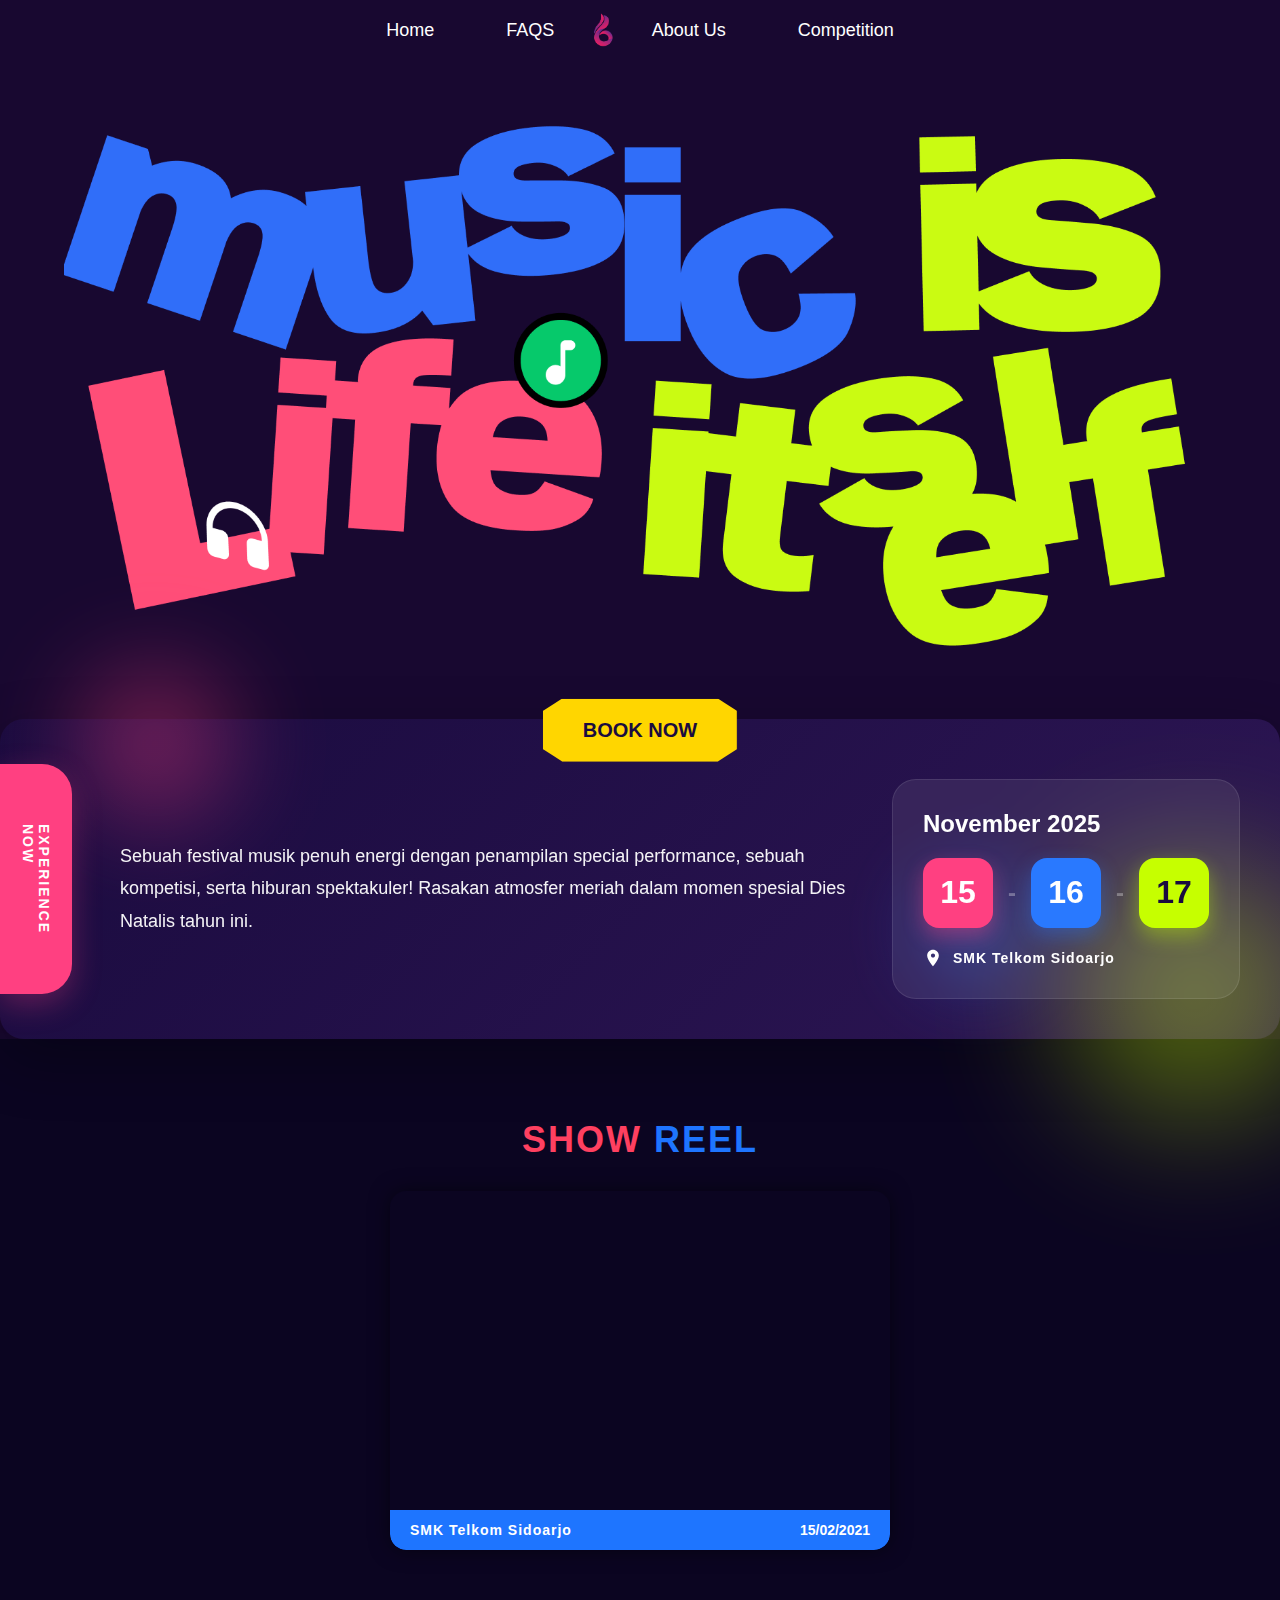
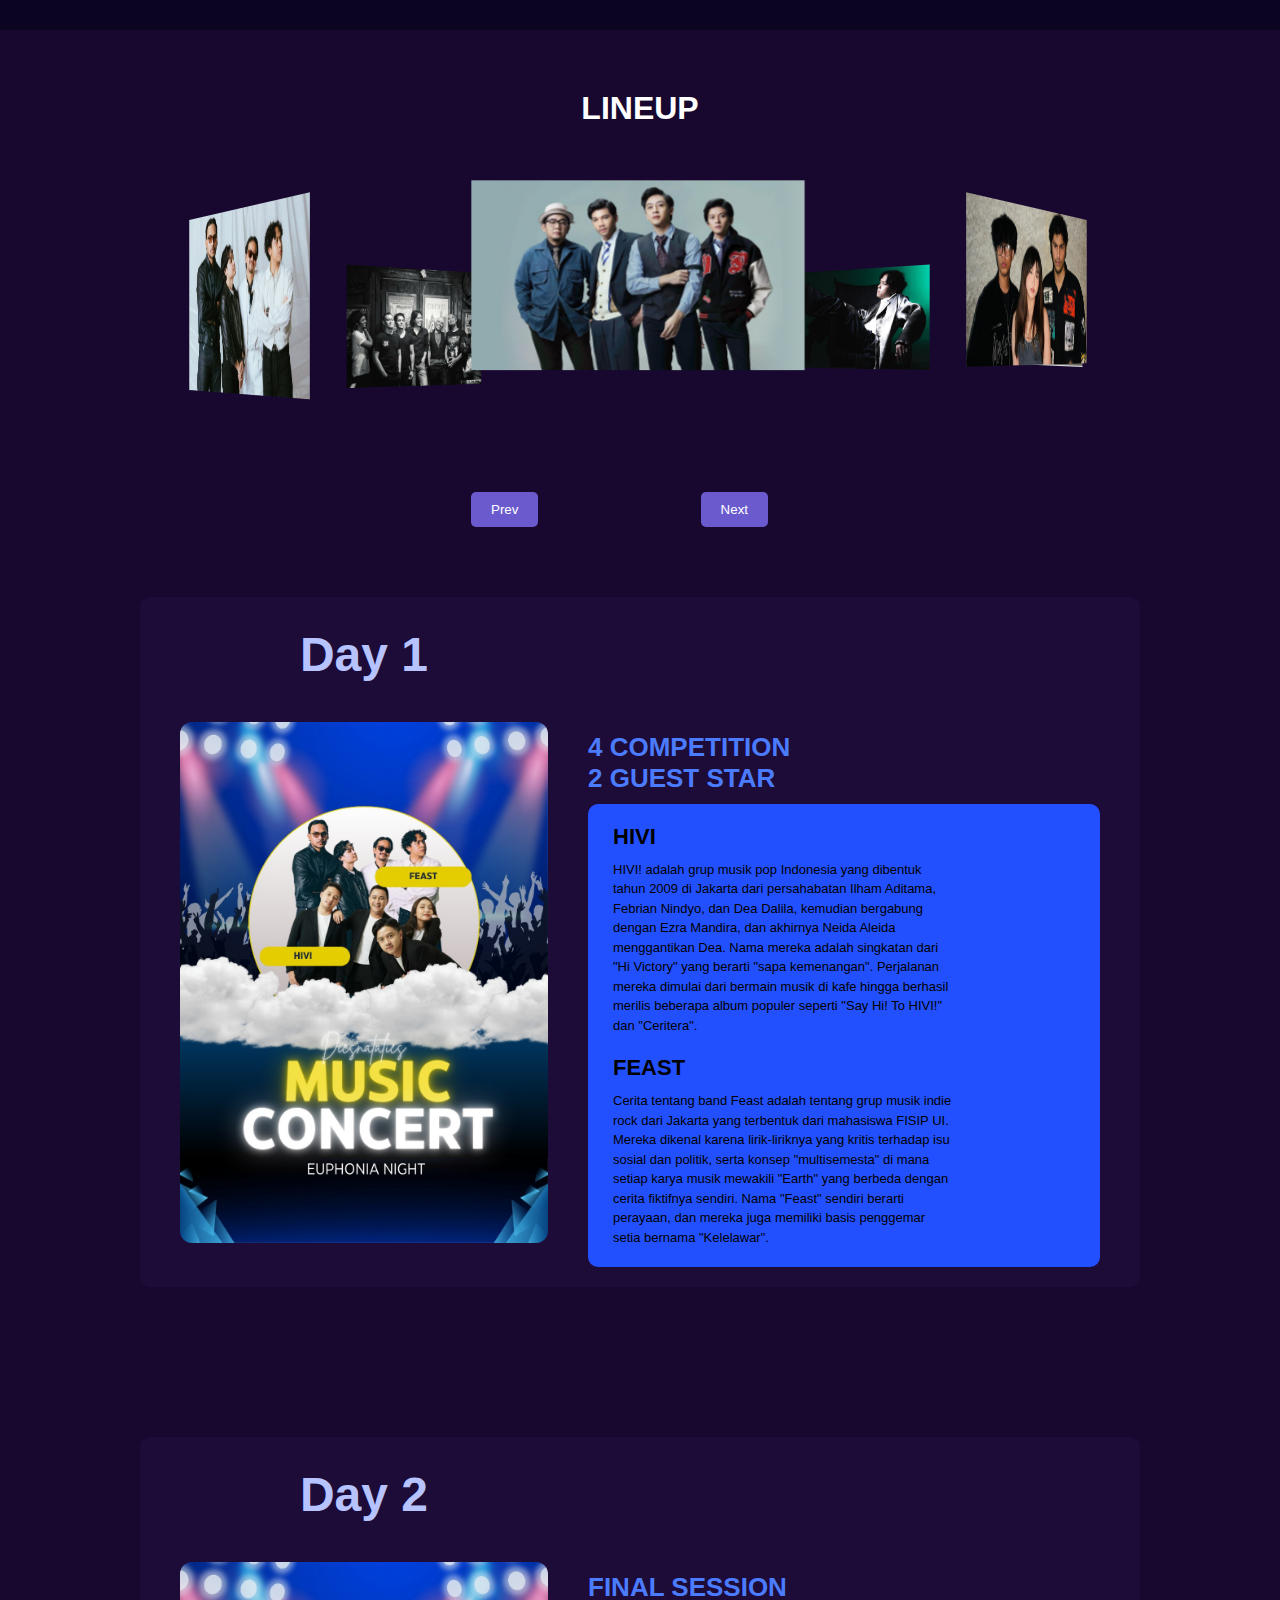
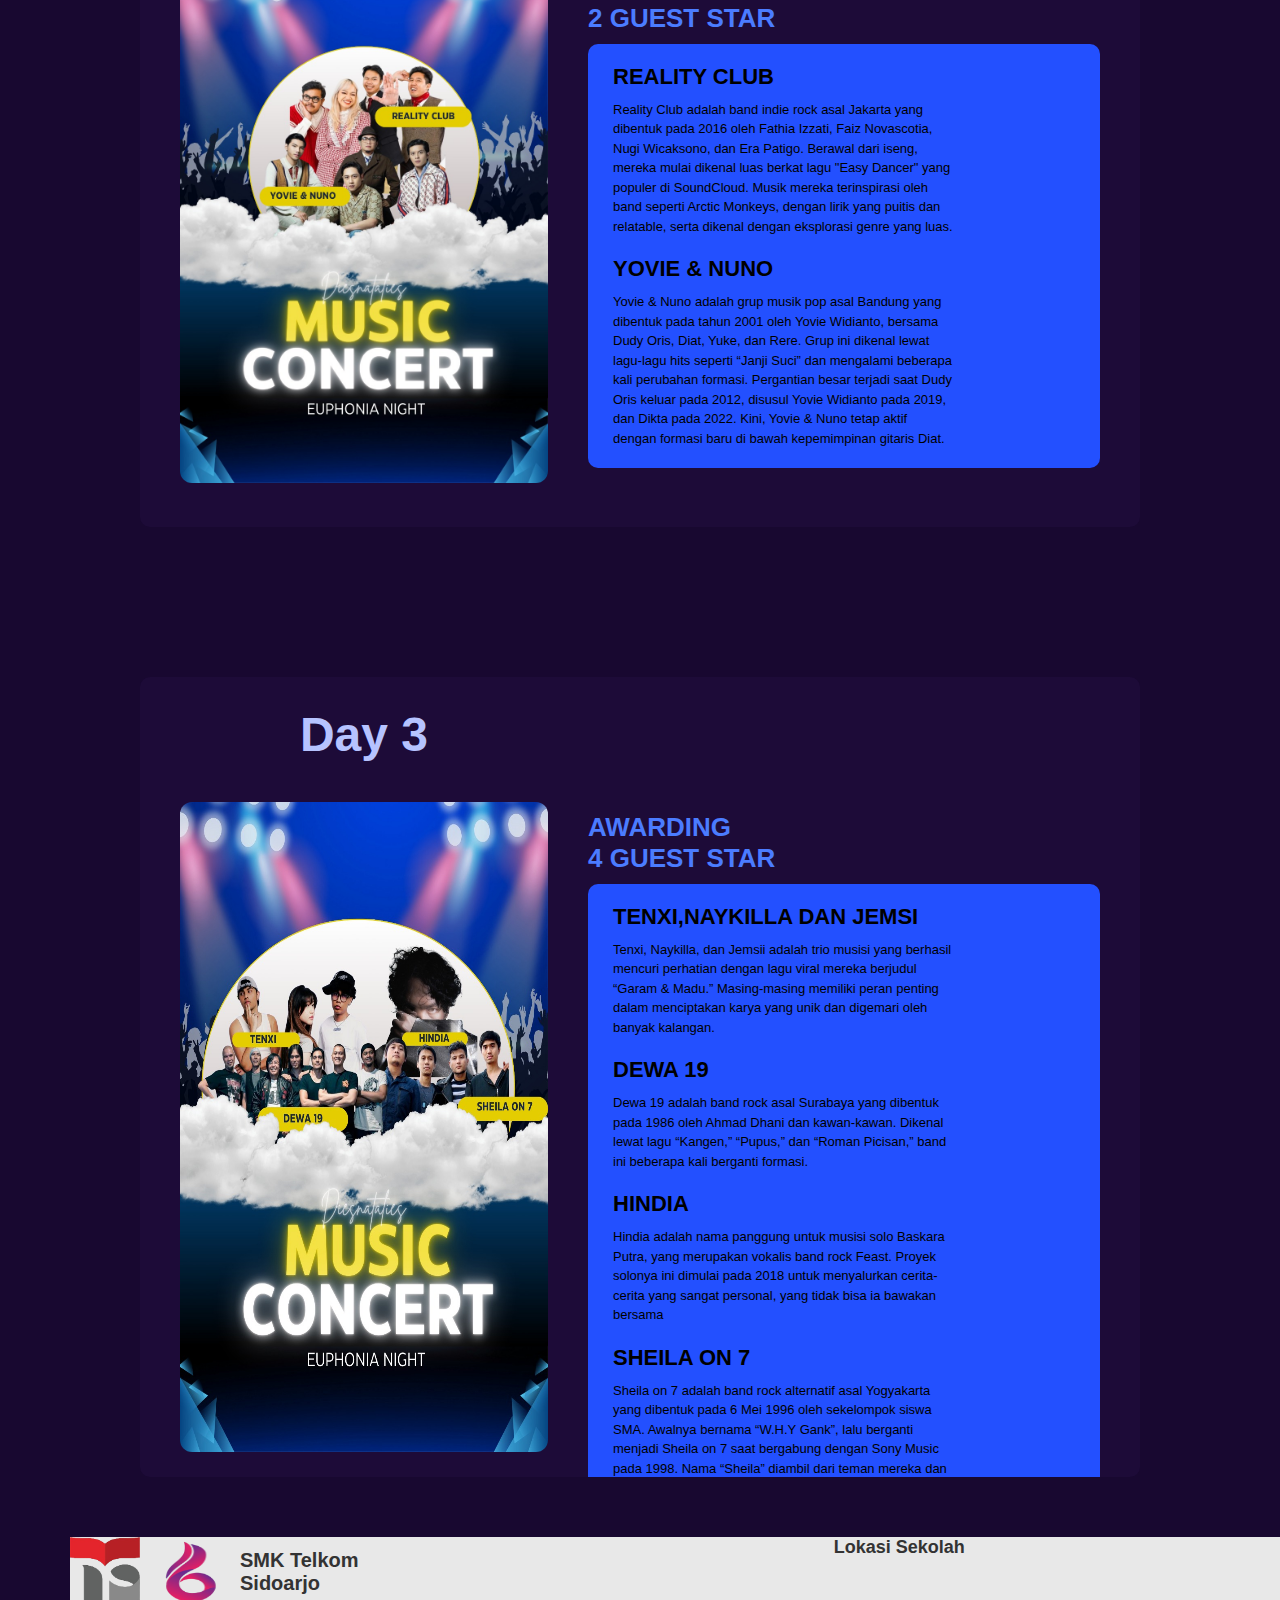
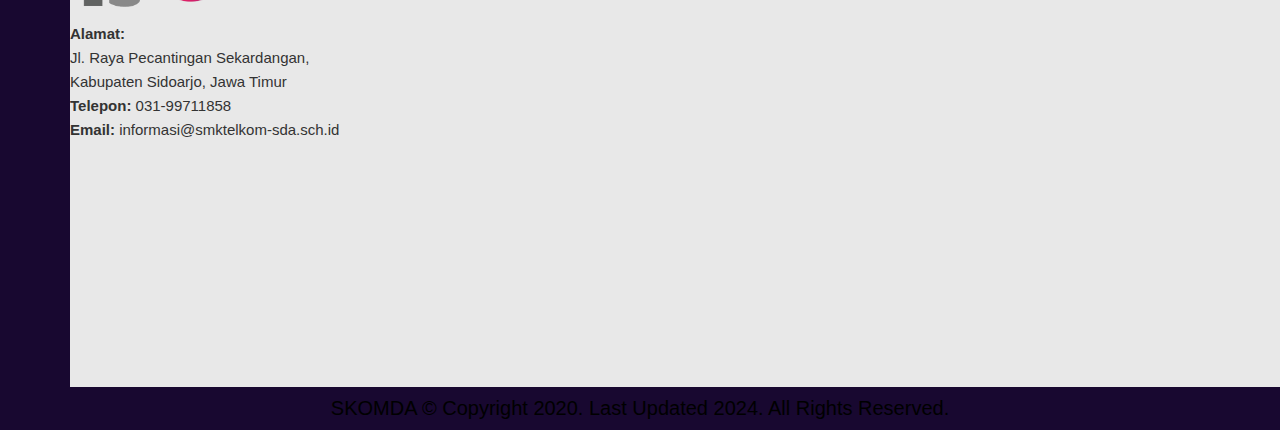
<file: Index.html>
<!DOCTYPE html>
<html lang="en">

<head>
  <meta charset="UTF-8">
  <meta name="viewport" content="width=device-width, initial-scale=1.0">
  <title>Document</title>
  <link rel="stylesheet" href="HOME.css">
</head>

<body>
  <div class="navbar">
    <ul>
      <li><a href="HOME.html">Home</a></li>
      <li><a href="FAQS.html">FAQS</a></li>
      <img src="image/logodisnat.png" alt="Logo">
      <li><a href="about.html">About Us</a></li>
      <li><a href="COMPETITION.html">Competition</a></li>
    </ul>
  </div>
  <div class="header">
    <img src="image/image.png" alt="Header Image">
  </div>
  <div class="event-card">
    <!-- Experience Now Badge -->
    <div class="experience-badge">
      EXPERIENCE NOW
    </div>

    <!-- Book Now Button -->
    <button class="book-now-btn"><a href="book.html">
        BOOK NOW
      </a></button>

    <!-- Main Content -->
    <div class="event-content">
      <!-- Description Section -->
      <div class="event-description">
        <p>Sebuah festival musik penuh energi dengan penampilan special performance, sebuah kompetisi, serta hiburan
          spektakuler! Rasakan atmosfer meriah dalam momen spesial Dies Natalis tahun ini.</p>
      </div>

      <!-- Date Card Section -->
      <div class="date-card">
        <div class="date-card-header">November 2025</div>

        <div class="date-boxes">
          <div class="date-box pink">15</div>
          <span class="date-separator">-</span>
          <div class="date-box blue">16</div>
          <span class="date-separator">-</span>
          <div class="date-box green">17</div>
        </div>

        <div class="location">
          <svg class="location-icon" viewBox="0 0 24 24" fill="currentColor">
            <path
              d="M12 2C8.13 2 5 5.13 5 9c0 5.25 7 13 7 13s7-7.75 7-13c0-3.87-3.13-7-7-7zm0 9.5c-1.38 0-2.5-1.12-2.5-2.5s1.12-2.5 2.5-2.5 2.5 1.12 2.5 2.5-1.12 2.5-2.5 2.5z" />
          </svg>
          <span>SMK Telkom Sidoarjo</span>
        </div>
      </div>
    </div>

    <!-- Decorative Background Circles -->
    <div class="bg-circle circle-1"></div>
    <div class="bg-circle circle-2"></div>
    <div class="bg-circle circle-3"></div>
  </div>

  <section class="showreel-section">
    <h2 class="title">SHOW <span>REEL</span></h2>

    <div class="video-card">
      <iframe width="560" height="315" src="https://www.youtube.com/embed/gqOrv5Se6BI?si=PrVwzYZPUNikTiQy"
        title="YouTube video player" frameborder="0" allow="accelerometer; 
    autoplay; clipboard-write; encrypted-media; gyroscope; picture-in-picture; web-share"
        referrerpolicy="strict-origin-when-cross-origin" allowfullscreen></iframe>
      <div class="info">
        <span class="location">SMK Telkom Sidoarjo</span>
        <span class="date">15/02/2021</span>
      </div>
    </div>
  </section>

  <h1>LINEUP</h1>
  <div class="image-container">
    <span style="--i: 1">
      <a href="https://open.spotify.com/playlist/15cuDYlu6jssE5ch15hdKl?si=yVw7XmvyTCOYXFgz41TxGg" target="_blank">
        <img src="image/naytenjem.jpg" />
      </a>
    </span>
    <span style="--i: 2">
      <a href="https://open.spotify.com/artist/1DjZI46mVZZZYmmmygRnTw?si=_lb6tRDASZaquaOM7lKVkw" target="_blank">
        <img src="image/realityclub.jpg" />
      </a>
    </span>
    <span style="--i: 3">
      <a href="https://open.spotify.com/artist/1DjZI46mVZZZYmmmygRnTw?si=3dBS2MonRRabus7OU28g_Q" target="_blank">
        <img src="image/hindia.jpg" />
      </a>
    </span>
    <span style="--i: 4">
      <a href="https://open.spotify.com/artist/6q87vizIEdEN4NvlR6mjfT?si=ySJPqNSzQi-UPtQA4jOjNQ" target="_blank">
        <img src="image/so7.jpg" />
      </a>
    </span>
    <span style="--i: 5">
      <a href="https://open.spotify.com/artist/6vP4azTCk053nGL0xAYnVH?si=4g1HEc-3QsKgWEklFInk5w" target="_blank">
        <img src="image/dewa.jpg" />
      </a>
    </span>
    <span style="--i: 6">
      <a href="https://open.spotify.com/artist/4ubEZ6sMsrrbQChueyouCC?si=ScnDscS8Rs2gxF-n6usnsQ" target="_blank">
        <img src="image/hivi.jpg" />
      </a>
    </span>
    <span style="--i: 7">
      <a href="https://open.spotify.com/artist/7Gy1PxqrgsiqWF6JNYPHeB?si=kG4KGhEHQU6YyVKxy5xqaw" target="_blank">
        <img src="image/feast.jpg" />
      </a>
    </span>
    <span style="--i: 8">
      <a href="https://open.spotify.com/artist/3DHOtJqv0Bw65ENlK4FiSF?si=-aWFTdA8QFyUjmopCT-DjQ" target="_blank">
        <img src="image/yovienuno.jpg" />
      </a>
    </span>
  </div>
  <div class="btn-container">
    <button class="btn" id="prev">Prev</button>
    <button class="btn" id="next">Next</button>
  </div>

  <div class="container">
    <div class="content">
      <div class="left-panel">
        <h1>Day 1</h1>
        <img src="image/day1.jpg" class="artist-img" />
      </div>

      <div class="right-panel">
        <div class="stats">
          <h2>4 COMPETITION<br>2 GUEST STAR</h2>
        </div>

        <div class="highlight-box">
          <div class="dj-info">
            <h3>HIVI</h3>
            <p>
              HIVI! adalah grup musik pop Indonesia yang dibentuk tahun 2009
              di Jakarta dari persahabatan Ilham Aditama, Febrian Nindyo, dan Dea Dalila,
              kemudian bergabung dengan Ezra Mandira, dan akhirnya Neida Aleida menggantikan Dea.
              Nama mereka adalah singkatan dari "Hi Victory" yang berarti "sapa kemenangan".
              Perjalanan mereka dimulai dari bermain musik di kafe hingga berhasil merilis beberapa
              album populer seperti "Say Hi! To HIVI!" dan "Ceritera".
            </p>

            <h3 id="band-info">FEAST</h3>
            <p>
              Cerita tentang band Feast adalah tentang grup musik indie rock dari Jakarta yang terbentuk
              dari mahasiswa FISIP UI. Mereka dikenal karena lirik-liriknya yang kritis terhadap isu sosial dan politik,
              serta konsep "multisemesta" di mana setiap karya musik mewakili "Earth" yang berbeda dengan cerita
              fiktifnya sendiri.
              Nama "Feast" sendiri berarti perayaan, dan mereka juga memiliki basis penggemar setia bernama "Kelelawar".
            </p>
          </div>
        </div>
      </div>
    </div>
  </div>

  <div class="container">
    <div class="content">
      <div class="left-panel">
        <h1>Day 2</h1>
        <img src="image/day2.jpg" class="artist-img" />
      </div>

      <div class="right-panel">
        <div class="stats">
          <h2>FINAL SESSION<br>2 GUEST STAR</h2>
        </div>

        <div class="highlight-box">
          <div class="dj-info">
            <h3>REALITY CLUB</h3>
            <p>
              Reality Club adalah band indie rock asal Jakarta yang dibentuk pada 2016 oleh Fathia Izzati,
              Faiz Novascotia, Nugi Wicaksono, dan Era Patigo. Berawal dari iseng, mereka mulai dikenal luas berkat lagu
              "Easy Dancer" yang populer di SoundCloud. Musik mereka terinspirasi oleh band seperti Arctic Monkeys,
              dengan
              lirik yang puitis dan relatable, serta dikenal dengan eksplorasi genre yang luas.
            </p>
            <h3 id="band-info">YOVIE & NUNO</h3>
            <p>
              Yovie & Nuno adalah grup musik pop asal Bandung yang dibentuk pada tahun 2001 oleh Yovie Widianto,
              bersama Dudy Oris, Diat, Yuke, dan Rere. Grup ini dikenal lewat lagu-lagu hits seperti “Janji Suci” dan
              mengalami beberapa kali perubahan formasi. Pergantian besar terjadi saat Dudy Oris keluar pada 2012,
              disusul Yovie Widianto pada 2019, dan Dikta pada 2022. Kini, Yovie & Nuno tetap aktif dengan formasi baru
              di bawah
              kepemimpinan gitaris Diat.
            </p>
          </div>
        </div>
      </div>
    </div>
  </div>

  <div class="container">
    <div class="content-duplicate">
      <div class="left-panel">
        <h1>Day 3</h1>
        </p>
        <img src="image/day3.jpg" class="artist-img" height="650" />
      </div>

      <div class="right-panel">
        <div class="stats">
          <h2>AWARDING<br>4 GUEST STAR</h2>
        </div>

        <div class="highlight-box">
          <div class="dj-info">
            <h3>TENXI,NAYKILLA DAN JEMSI</h3>
            <p>
              Tenxi, Naykilla, dan Jemsii adalah trio musisi yang berhasil mencuri perhatian
              dengan lagu viral mereka berjudul “Garam & Madu.” Masing-masing memiliki peran
              penting dalam menciptakan karya yang unik dan digemari oleh banyak kalangan.
            </p>
            <h3 id="band-info">DEWA 19</h3>
            <p>
              Dewa 19 adalah band rock asal Surabaya yang dibentuk pada 1986 oleh Ahmad Dhani dan kawan-kawan.
              Dikenal lewat lagu “Kangen,” “Pupus,” dan “Roman Picisan,” band ini beberapa kali berganti formasi.
            </p>
            <h3 id="band-info">HINDIA</h3>
            <p>
              Hindia adalah nama panggung untuk musisi solo Baskara Putra, yang merupakan vokalis band rock Feast.
              Proyek solonya ini dimulai pada 2018 untuk menyalurkan cerita-cerita yang sangat personal, yang tidak bisa
              ia bawakan bersama
            </p>
            <h3 id="band-info">SHEILA ON 7</h3>
            <p>
              Sheila on 7 adalah band rock alternatif asal Yogyakarta yang dibentuk pada 6 Mei 1996 oleh sekelompok
              siswa SMA. Awalnya bernama “W.H.Y Gank”,
              lalu berganti menjadi Sheila on 7 saat bergabung dengan Sony Music pada 1998. Nama “Sheila” diambil dari
              teman mereka dan berarti tujuh nada.
            </p>
          </div>
        </div>
      </div>
    </div>
  </div>
  <footer class="footer">
    <div class="footer-left">
      <div class="logo">
        <img src="image/telkom.png"Logo SMK Telkom" />
        <img src="image/logodisnat.png"Logo SMK Telkom" />
        <div>
          <h3>SMK Telkom<br>Sidoarjo</h3>
        </div>
      </div>

      <p><strong>Alamat:</strong><br>
        Jl. Raya Pecantingan Sekardangan,<br>
        Kabupaten Sidoarjo, Jawa Timur
      </p>

      <p><strong>Telepon:</strong> 031-99711858<br>
         <strong>Email:</strong> informasi@smktelkom-sda.sch.id
      </p>
    </div>

    <div class="footer-right">
      <h3>Lokasi Sekolah</h3>
      <iframe 
        src="https://www.google.com/maps?q=SMK+Telkom+Sidoarjo&output=embed" 
        width="300" 
        height="200" 
        style="border:0;" 
        allowfullscreen="" 
        loading="lazy" 
        referrerpolicy="no-referrer-when-downgrade">
      </iframe>
    </div>
  </footer>
   </div>
   <center>
   <p class="teks">SKOMDA © Copyright 2020. Last Updated 2024. All Rights Reserved.</p>
   </center>
    </div>
  <script src="HOME.js"></script>
</body>
</html>
</file>
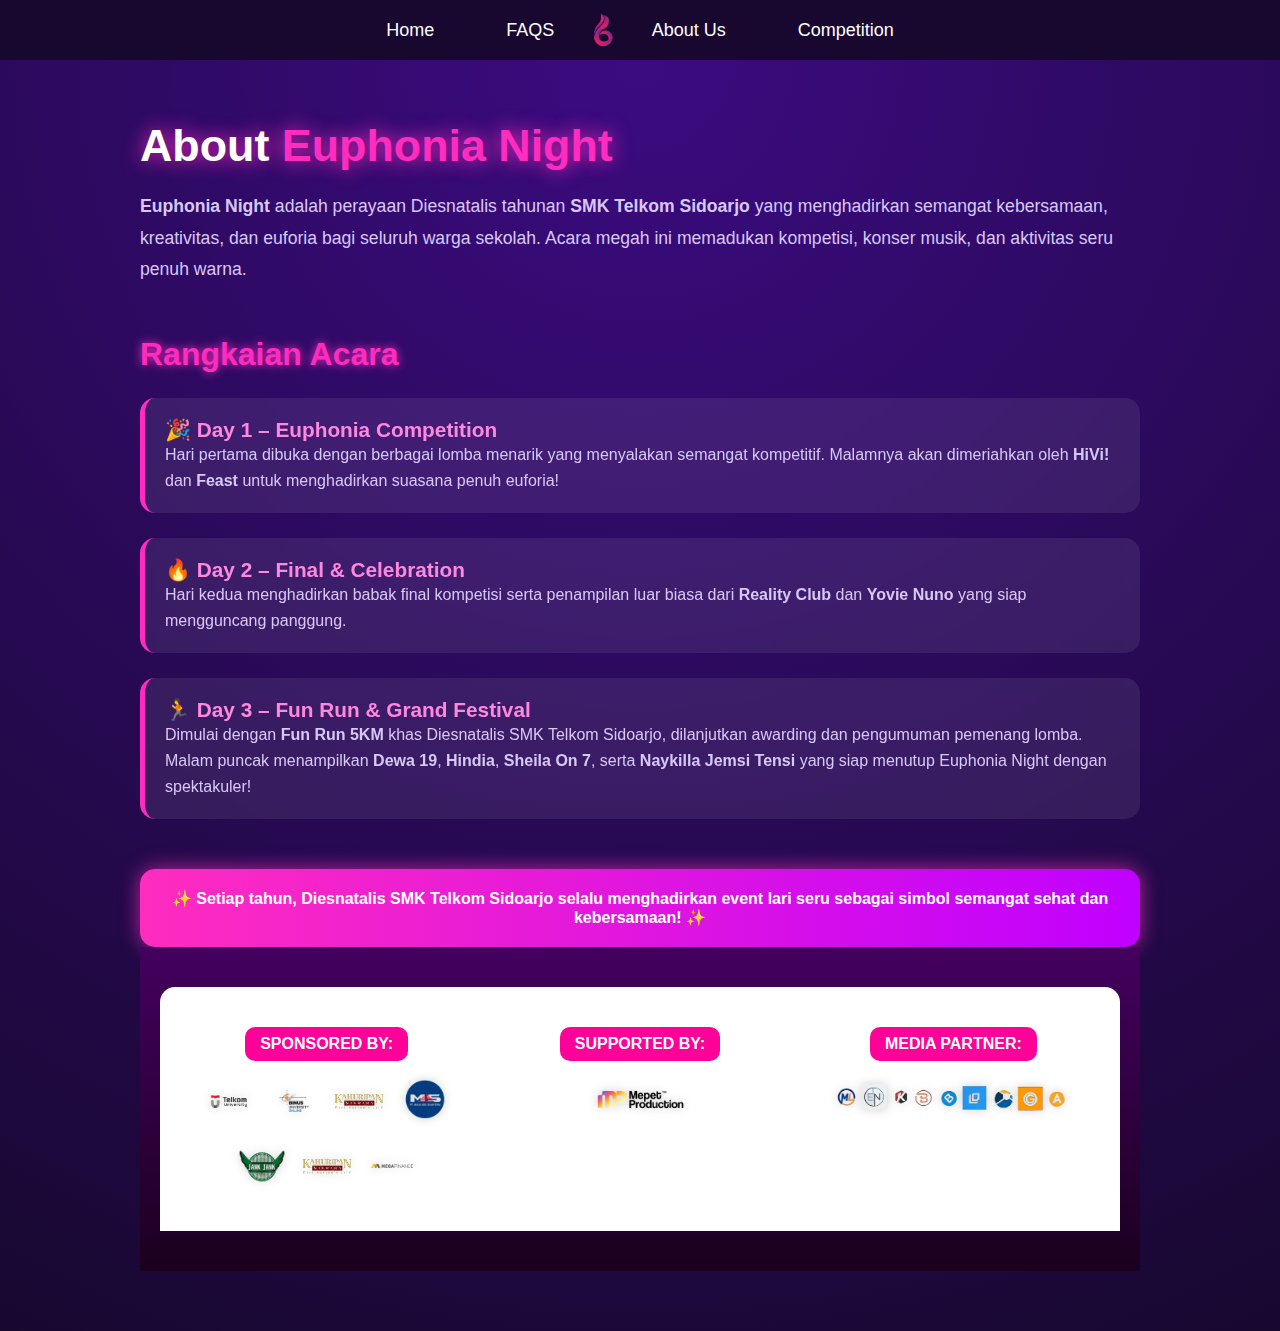
<file: about.html>
<!DOCTYPE html>
<html lang="en">
<head>
    <meta charset="UTF-8">
    <meta name="viewport" content="width=device-width, initial-scale=1.0">
    <title>Document</title>
    <link rel="stylesheet" href="about.css">
</head>
<body>
    <div class="navbar">
    <ul>
      <li><a href="HOME.html">Home</a></li>
      <li><a href="FAQS.html">FAQS</a></li>
      <img src="image/logodisnat.png"alt="Logo">
      <li><a href="about.html">About Us</a></li>
      <li><a href="COMPETITION.html">Competition</a></li>
    </ul>
  </div>
  <section class="about-section">
    <div class="container">
      <h1 class="title" data-animate>About <span>Euphonia Night</span></h1>
      <p class="desc" data-animate>
        <strong>Euphonia Night</strong> adalah perayaan Diesnatalis tahunan <strong>SMK Telkom Sidoarjo</strong> 
        yang menghadirkan semangat kebersamaan, kreativitas, dan euforia bagi seluruh warga sekolah. 
        Acara megah ini memadukan kompetisi, konser musik, dan aktivitas seru penuh warna.
      </p>
      <div class="event-schedule">
        <h2 data-animate>Rangkaian Acara</h2>

        <div class="day" data-animate>
          <h3>🎉 Day 1 – Euphonia Competition</h3>
          <p>
            Hari pertama dibuka dengan berbagai lomba menarik yang menyalakan semangat kompetitif. 
            Malamnya akan dimeriahkan oleh <strong>HiVi!</strong> dan <strong>Feast</strong> untuk menghadirkan suasana penuh euforia!
          </p>
        </div>

        <div class="day" data-animate>
          <h3>🔥 Day 2 – Final & Celebration</h3>
          <p>
            Hari kedua menghadirkan babak final kompetisi serta penampilan luar biasa dari 
            <strong>Reality Club</strong> dan <strong>Yovie Nuno</strong> yang siap mengguncang panggung.
          </p>
        </div>

        <div class="day" data-animate>
          <h3>🏃 Day 3 – Fun Run & Grand Festival</h3>
          <p>
            Dimulai dengan <strong>Fun Run 5KM</strong> khas Diesnatalis SMK Telkom Sidoarjo, 
            dilanjutkan awarding dan pengumuman pemenang lomba.  
            Malam puncak menampilkan <strong>Dewa 19</strong>, <strong>Hindia</strong>, <strong>Sheila On 7</strong>, 
            serta <strong>Naykilla Jemsi Tensi</strong> yang siap menutup Euphonia Night dengan spektakuler!
          </p>
        </div>
      </div>

      <div class="highlight" data-animate>
        ✨ Setiap tahun, Diesnatalis SMK Telkom Sidoarjo selalu menghadirkan 
        <strong>event lari seru</strong> sebagai simbol semangat sehat dan kebersamaan! ✨
      </div>
           <div class="sponsor">
    <div class="sponsor-top">
      <div class="sponsor-section">
        <h3>Sponsored By:</h3>
        <div class="logos">
          <img src="sponsored/tel-u.png" alt="sponsor1">
          <img src="sponsored/binus.png" alt="sponsor2">
          <img src="sponsored/kahuripan.png" alt="sponsor3">
          <img src="sponsored/pt.maju_adil_sejahter.png" alt="sponsor3">
          <img src="sponsored/jankjank.png" alt="sponsor3">
          <img src="sponsored/kahuripan.png" alt="sponsor3">
          <img src="sponsored/mega_finance[1].png" alt="sponsor3">
        </div>
      </div>

      <div class="sponsor-section">
        <h3>Supported By:</h3>
        <div class="log">
          <img src="sponsored/mepet_production.png" alt="support1">
        </div>
      </div>

      <div class="sponsor-section">
        <h3>Media Partner:</h3>
        <div class="logo">
          <img src="sponsored/banyak.png" alt="media1">
        </div>
      </div>
    </div>
  </div>
      <script src="about.js"></script>
</body>
</html>
</file>
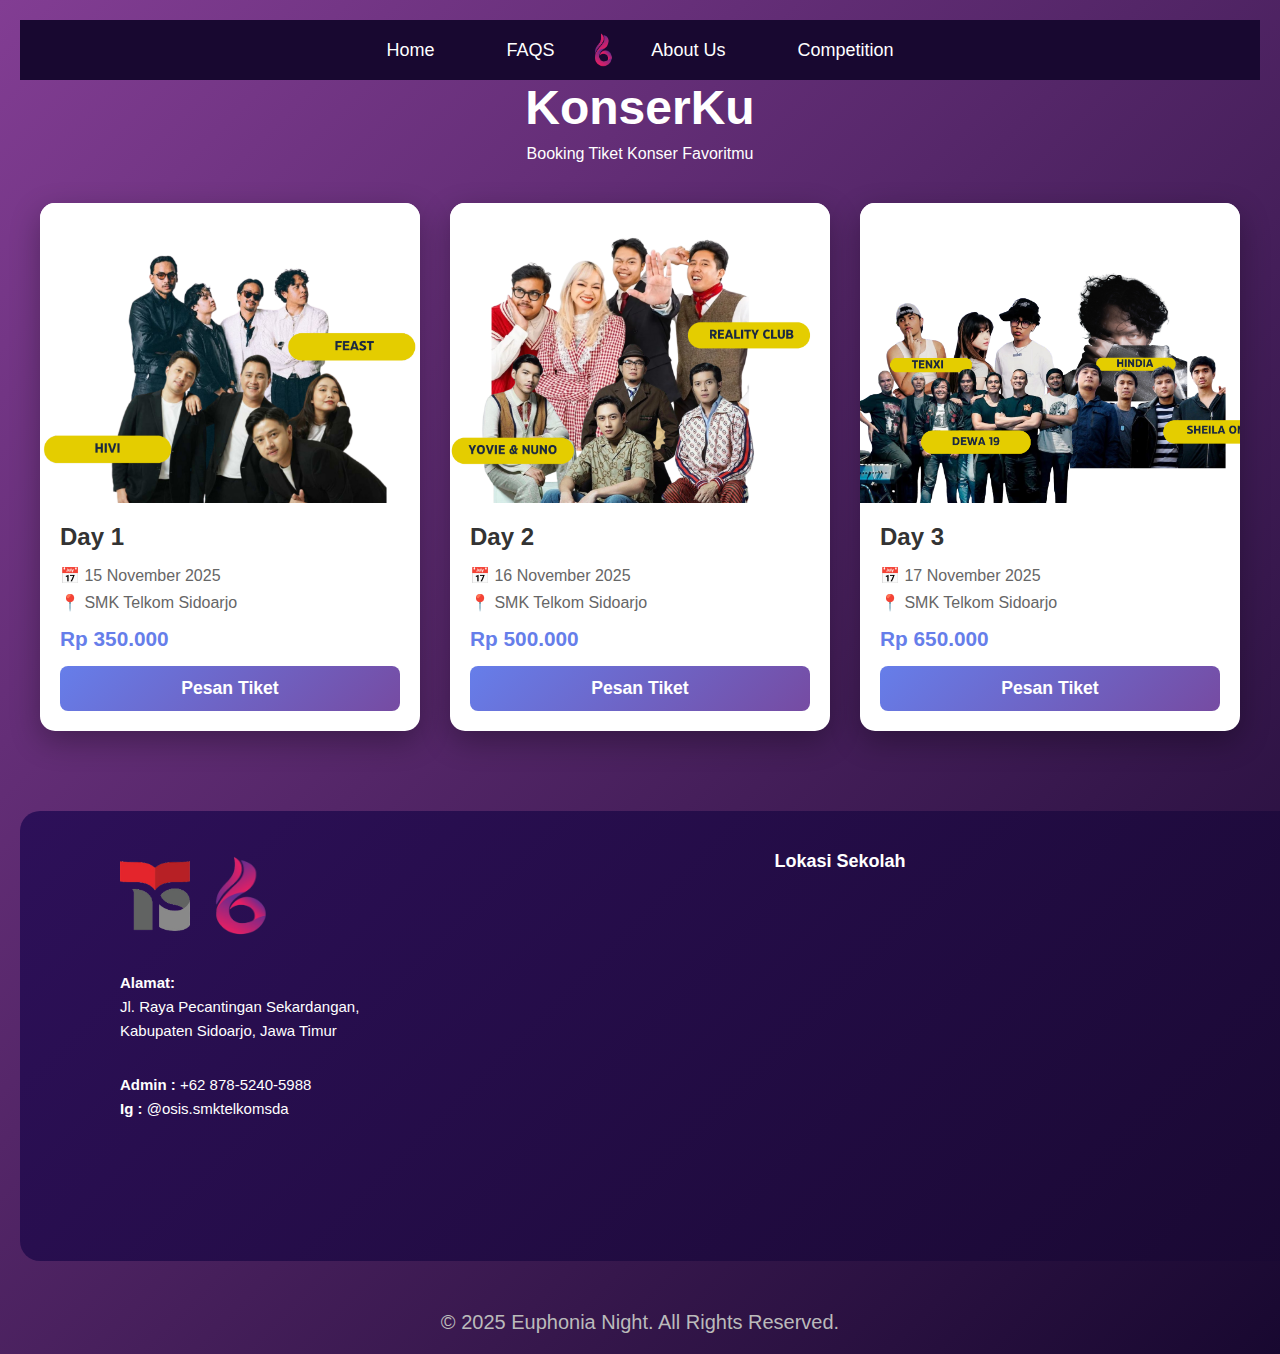
<file: book.html>
<!DOCTYPE html>
<html lang="id">

<head>
    <meta charset="UTF-8" />
    <meta name="viewport" content="width=device-width, initial-scale=1.0" />
    <title>KonserKu - Booking Tiket</title>
    <link rel="stylesheet" href="book.css" />
</head>

<body>
    <div class="navbar">
        <ul>
            <li><a href="HOME.html">Home</a></li>
            <li><a href="FAQS.html">FAQS</a></li>
            <img src="image/logodisnat.png" alt="Logo">
            <li><a href="about.html">About Us</a></li>
            <li><a href="COMPETITION.css">Competition</a></li>
        </ul>
    </div>
    <div class="container">
        <header>
            <h1>KonserKu</h1>
            <p>Booking Tiket Konser Favoritmu</p>
        </header>

        <div class="concerts">
            <div class="card">
                <div class="card-img">
                    <img src="image/daypertama.png" alt="Day 1 Concert" />
                </div>
                <div class="card-body">
                    <h2>Day 1</h2>
                    <div class="info">
                        <p>📅 15 November 2025</p>
                        <p>📍 SMK Telkom Sidoarjo</p>
                    </div>
                    <div class="price">Rp 350.000</div>
                    <a href="https://wa.me/6281234567890?text=Halo,%20saya%20ingin%20memesan%20tiket%20konser:%0A%0A🎵%20*Rock%20Festival%202025*%0A📅%2015%20November%202025%0A📍%20Jakarta%20Convention%20Center%0A💰%20Rp%20500.000%0A%0AMohon%20info%20lebih%20lanjut%20untuk%20pemesanan.%20Terima%20kasih!"
                        target="_blank" class="btn">Pesan Tiket</a>
                </div>

            </div>
            <div class="card">
                <div class="card-img">
                    <img src="image/daykedyua.png" alt="day kedua">
                </div>
                <div class="card-body">
                    <h2>Day 2</h2>
                    <div class="info">
                        <p>📅 16 November 2025</p>
                        <p>📍 SMK Telkom Sidoarjo</p>
                    </div>
                    <div class="price">Rp 500.000</div>
                    <a href="https://wa.me/6281234567890?text=Halo,%20saya%20ingin%20memesan%20tiket%20konser:%0A%0A🎵%20*Jazz%20Under%20The%20Stars*%0A📅%2022%20November%202025%0A📍%20Surabaya%20Grand%20Hall%0A💰%20Rp%20350.000%0A%0AMohon%20info%20lebih%20lanjut%20untuk%20pemesanan.%20Terima%20kasih!"
                        target="_blank" class="btn">Pesan Tiket</a>
                </div>
            </div>

            <div class="card">
                <div class="card-img">
                    <img src="image/dayketyiga.png" alt="Day 3 Concert" />
                </div>
                <div class="card-body">
                    <h2>Day 3</h2>
                    <div class="info">
                        <p>📅 17 November 2025</p>
                        <p>📍 SMK Telkom Sidoarjo</p>
                    </div>
                    <div class="price">Rp 650.000</div>
                    <a href="https://wa.me/6281234567890?text=Halo,%20saya%20ingin%20memesan%20tiket%20konser:%0A%0A🎵%20*Pop%20Spectacular*%0A📅%2030%20November%202025%0A📍%20Bandung%20Arena%0A💰%20Rp%20450.000%0A%0AMohon%20info%20lebih%20lanjut%20untuk%20pemesanan.%20Terima%20kasih!"
                        target="_blank" class="btn">Pesan Tiket</a>
                </div>
            </div>
        </div>
    </div>
    <footer class="footer">
      <div class="footer-left">
        <div class="logo">
          <img src="image/telkom.png" alt="Logo SMK Telkom" />
          <img src="image/logodisnat.png" class="picture" alt="Logo SMK Telkom" />
        </div>

        <p><strong>Alamat:</strong><br>
          Jl. Raya Pecantingan Sekardangan,<br>
          Kabupaten Sidoarjo, Jawa Timur
        </p>

        <p><strong>Admin :</strong> +62 878-5240-5988<br>
          <strong>Ig :</strong> @osis.smktelkomsda
        </p>
      </div>
      <div class="footer-right">
        <h3>Lokasi Sekolah</h3>
        <iframe src="https://www.google.com/maps?q=SMK+Telkom+Sidoarjo&output=embed" width="300" height="200"
          style="border:0;" allowfullscreen="" loading="lazy" referrerpolicy="no-referrer-when-downgrade">
        </iframe>
      </div>
    </footer>
  </div>
    <center>
        <div class="footer-bottom">
            © 2025 Euphonia Night. All Rights Reserved.
        </div>
    </center>
</body>

</html>
</file>
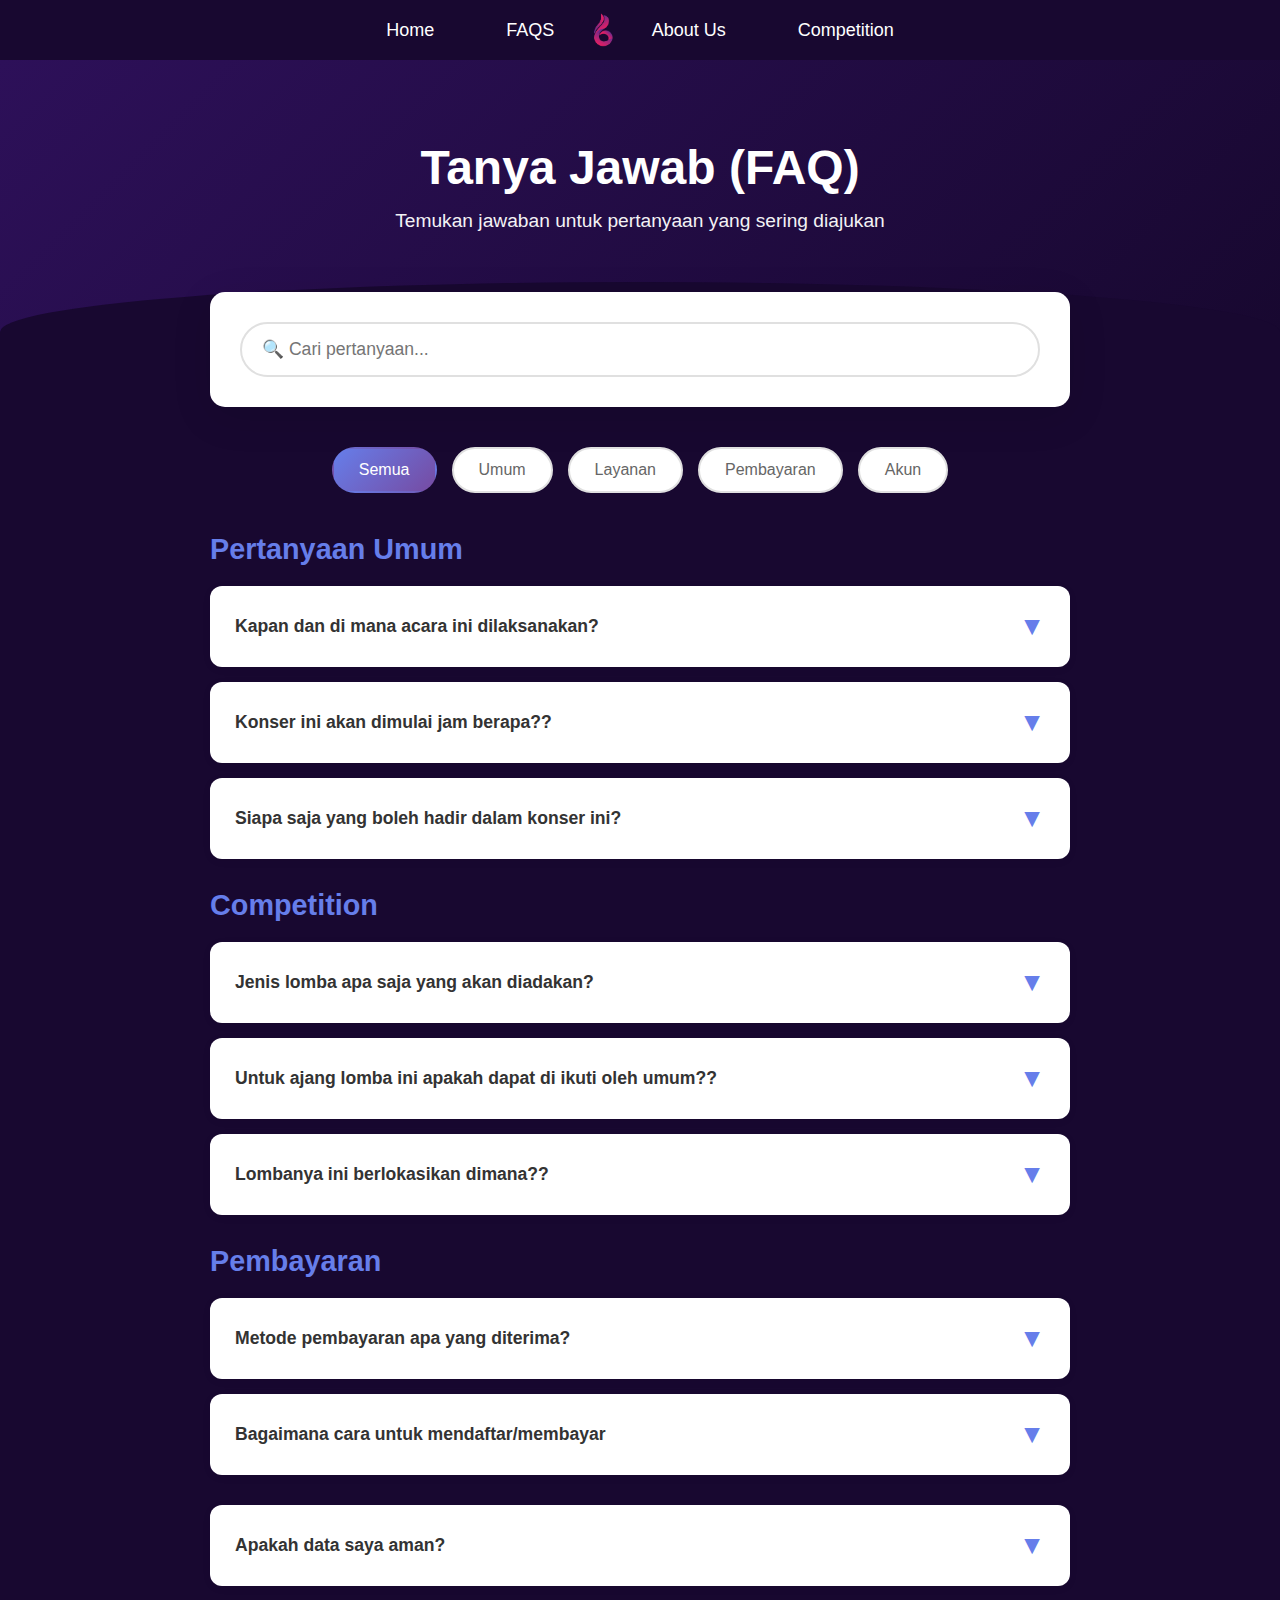
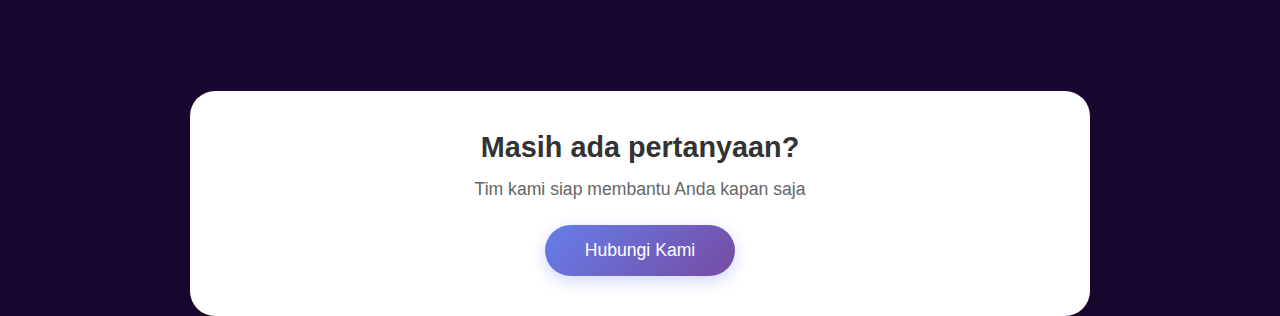
<file: FAQS.html>
<!DOCTYPE html>
<html lang="id">

<head>
    <meta charset="UTF-8">
    <meta name="viewport" content="width=device-width, initial-scale=1.0">
    <title>Tanya Jawab (FAQ)</title>
    <link rel="stylesheet" href="FAQS.css">
</head>

<body>
    <div class="navbar">
        <ul>
            <li><a href="HOME.html">Home</a></li>
            <li><a href="FAQS.html">FAQS</a></li>
            <img src="image/logodisnat.png" alt="Logo">
            <li><a href="about.html">About Us</a></li>
            <li><a href="COMPETITION.html">Competition</a></li>
        </ul>
    </div>
    <div class="header">
        <h1>Tanya Jawab (FAQ)</h1>
        <p>Temukan jawaban untuk pertanyaan yang sering diajukan</p>
    </div>

    <div class="container">
        <div class="search-box">
            <input type="text" class="search-input" id="searchInput" placeholder="🔍 Cari pertanyaan...">
        </div>

        <div class="categories">
            <button class="category-btn active" data-category="all">Semua</button>
            <button class="category-btn" data-category="umum">Umum</button>
            <button class="category-btn" data-category="layanan">Layanan</button>
            <button class="category-btn" data-category="pembayaran">Pembayaran</button>
            <button class="category-btn" data-category="akun">Akun</button>
        </div>

        <div id="faqContainer">
            <div class="faq-section" data-category="umum">
                <h2 class="section-title"> Pertanyaan Umum</h2>
                <div class="faq-item">
                    <div class="faq-question">
                        <span>Kapan dan di mana acara ini dilaksanakan?</span>
                        <span class="faq-icon">▼</span>
                    </div>
                    <div class="faq-answer">
                        <p>Acara akan dilaksanakan di area sekolah yang akan diadakan 3 hari berturut turut, mulai dari
                            tanggal 15 November 2025 - 17 Nomber 2025.</p>
                    </div>
                </div>

                <div class="faq-item">
                    <div class="faq-question">
                        <span>Konser ini akan dimulai jam berapa??</span>
                        <span class="faq-icon">▼</span>
                    </div>
                    <div class="faq-answer">
                        <p>Untuk waktu konsernya yaitu dimulai pada pukul 18.00</p>
                    </div>
                </div>

                <div class="faq-item">
                    <div class="faq-question">
                        <span>Siapa saja yang boleh hadir dalam konser ini?</span>
                        <span class="faq-icon">▼</span>
                    </div>
                    <div class="faq-answer">
                        <p>Umumnya terbuka untuk seluruh siswa/mahasiswa, guru/dosen, serta tamu undangan. Jika ada aturan khusus, akan diinformasikan oleh panitia.</p>
                    </div>
                </div>
            </div>

            <div class="faq-section" data-category="Competition">
                <h2 class="section-title">Competition</h2>
                <div class="faq-item">
                    <div class="faq-question">
                        <span>Jenis lomba apa saja yang akan diadakan?</span>
                        <span class="faq-icon">▼</span>
                    </div>
                    <div class="faq-answer">
                        <p>jenis lombanya yaitu lomba mobil legends, olympiade pelajaran (Matematika, Bahasa inggris, IPA), olympiade TIK
                        </p>
                    </div>
                </div>

                <div class="faq-item">
                    <div class="faq-question">
                        <span>Untuk ajang lomba ini apakah dapat di ikuti oleh umum??</span>
                        <span class="faq-icon">▼</span>
                    </div>
                    <div class="faq-answer">
                        <p>tidak, untuk lomba ini hanya dapat di ikuti oleh siswa smp/mts, tetapi khusus untuk lomba mobile legends bisa di ikuti oleh siswa smk/sma</p>
                    </div>
                </div>

                <div class="faq-item">
                    <div class="faq-question">
                        <span>Lombanya ini berlokasikan dimana??</span>
                        <span class="faq-icon">▼</span>
                    </div>
                    <div class="faq-answer">
                        <p>Tentunya untuk lomba kali ini beralokasikan tepatnya di smk telkom sidoarjo</p>
                    </div>
                </div>
            </div>

            <div class="faq-section" data-category="pembayaran">
                <h2 class="section-title">Pembayaran</h2>
                <div class="faq-item">
                    <div class="faq-question">
                        <span>Metode pembayaran apa yang diterima?</span>
                        <span class="faq-icon">▼</span>
                    </div>
                    <div class="faq-answer">
                        <p>Kami menerima berbagai metode pembayaran yaitu transfer bank, e-wallet (GoPay, OVO, Dana), dan virtual account. Semua transaksi
                            diproses dengan aman.</p>
                    </div>
                </div>

                <div class="faq-item">
                    <div class="faq-question">
                        <span>Bagaimana cara untuk mendaftar/membayar</span>
                        <span class="faq-icon">▼</span>
                    </div>
                    <div class="faq-answer">
                        <p>Caranya yaitu melalui tombol Book Now pada awal halaman lalu akan diarahkan kepada admin kami</p>
                    </div>
                </div>
            </div>

                <div class="faq-item">
                    <div class="faq-question">
                        <span>Apakah data saya aman?</span>
                        <span class="faq-icon">▼</span>
                    </div>
                    <div class="faq-answer">
                        <p>Keamanan data Anda adalah prioritas tertinggi kami. Data Anda tidak akan pernah dibagikan kepada pihak ketiga tanpa
                            izin Anda.</p>
                    </div>
                </div>
            </div>
        </div>

        <div class="no-results">
            <div class="no-results-icon">
                <img src="image/search (3).png" alt="Ssearch">
            </div>
            <h3>Tidak ada hasil ditemukan</h3>
            <p>Coba gunakan kata kunci yang berbeda</p>
        </div>

        <div class="contact-cta">
            <h3>Masih ada pertanyaan?</h3>
            <p>Tim kami siap membantu Anda kapan saja</p>
            <a href="https://wa.me/6283841271378?text=Halo%20kak%2C%20saya%20ingin%20bertanya%20seputar%20Dies%20Natalis" class="contact-btn">Hubungi Kami</a>
        </div>
    </div>
    <script src="FAQS.js"></script>
</body>
</html>
</file>
<file: HOME.css>
* {
    margin: 0;
    padding: 0;
    box-sizing: border-box;
}

body {
    font-family: 'Gill Sans', 'Gill Sans MT', Calibri, 'Trebuchet MS', sans-serif;
    background-color: #180830;
}

.navbar {
    position: sticky;
    top: 0;
    z-index: 1000;
    background-color: #180830;
    overflow: hidden;
    display: flex;
    justify-content: center;
    align-items: center;
    height: 60px;
}
.navbar ul {
    list-style-type: none;
    display: flex;
    justify-content: center;
    align-items: center;
    width: 100%;
}
.navbar ul li {
    margin: 0 20px;
}
.navbar ul li a {
    color: white;
    text-decoration: none;
    font-size: 18px;
    padding: 14px 16px;
    display: block;
}
.navbar ul li a:hover {
    background-color: #575757;
    border-radius: 4px;
}
.navbar img {
    max-width: 2%;
    height: auto;
}

.header {
    text-align: center;
    margin-top: 10px;
}
.header img {
    max-width: 90%;
    height: auto;
}

.event-card {
  background: linear-gradient(135deg, #1a0b3f 0%, #2d1654 100%);
  border-radius: 24px;
  padding: 40px;
  position: relative;
  box-shadow: 0 20px 60px rgba(0, 0, 0, 0.3);
  max-width: 1300px;
  width: 100%;
  display: flex;
  justify-content: center;
  align-items: center;
  flex-direction: column;
  gap: 40px;
}

/* Decorative Background Circles */
.bg-circle {
  position: absolute;
  border-radius: 50%;
  opacity: 0.4;
  pointer-events: none;
}

.circle-1 {
  width: 150px;
  height: 150px;
  background: #ff4081;
  top: -50px;
  left: 80px;
  filter: blur(50px);
}

.circle-2 {
  width: 250px;
  height: 250px;
  background: #c6ff00;
  bottom: -80px;
  right: -40px;
  filter: blur(70px);
}

.circle-3 {
  width: 100px;
  height: 100px;
  background: #2979ff;
  top: 50%;
  right: 20%;
  filter: blur(40px);
}

/* Experience Now Badge */
.experience-badge {
  position: absolute;
  left: 0;
  top: 50%;
  transform: translateY(-50%);
  background: #ff4081;
  color: white;
  padding: 60px 20px;
  border-radius: 0 30px 30px 0;
  writing-mode: vertical-rl;
  text-orientation: mixed;
  font-weight: 700;
  font-size: 14px;
  letter-spacing: 2px;
  z-index: 2;
  box-shadow: 0 10px 30px rgba(255, 64, 129, 0.3);
}

/* Book Now Button */
.book-now-btn {
  position: absolute;
  top: -20px;
  left: 50%;
  transform: translateX(-50%);
  background: #ffd600;
  color: #1a0b3f;
  font-weight: 900;
  font-size: 20px;
  padding: 20px 40px;
  border: none;
  cursor: pointer;
  z-index: 3;
  clip-path: polygon(
    10% 0%, 90% 0%, 100% 20%, 100% 80%, 90% 100%, 
    10% 100%, 0% 80%, 0% 20%
  );
  box-shadow: 0 10px 30px rgba(255, 214, 0, 0.4);
  transition: transform 0.3s ease, box-shadow 0.3s ease;
}
.book-now-btn a {
  color: #1a0b3f;
  text-decoration: none;
}
.book-now-btn:hover {
  transform: translateX(-50%) scale(1.05) rotate(-2deg);
  box-shadow: 0 15px 40px rgba(255, 214, 0, 0.6);
}

/* Main Container */
.event-content {
  display: flex;
  justify-content: space-between;
  align-items: center;
  gap: 40px;
  position: relative;
  z-index: 1;
  margin-top: 20px;
}

/* Description Section */
.event-description {
  flex: 1;
  color: white;
  font-size: 18px;
  line-height: 1.8;
  padding-left: 80px;
}

.event-description p {
  opacity: 0.95;
}

/* Date Card Section */
.date-card {
  background: rgba(255, 255, 255, 0.08);
  backdrop-filter: blur(10px);
  border: 1px solid rgba(255, 255, 255, 0.1);
  border-radius: 24px;
  padding: 30px;
  min-width: 320px;
}

.date-card-header {
  color: white;
  font-size: 24px;
  font-weight: 700;
  margin-bottom: 20px;
}

/* Date Boxes */
.date-boxes {
  display: flex;
  gap: 15px;
  align-items: center;
  margin-bottom: 20px;
}

.date-box {
  width: 70px;
  height: 70px;
  border-radius: 16px;
  display: flex;
  align-items: center;
  justify-content: center;
  font-size: 32px;
  font-weight: 900;
  color: white;
  transition: transform 0.3s ease, box-shadow 0.3s ease;
  cursor: pointer;
}

.date-box:hover {
  transform: scale(1.1) translateY(-5px);
}

.date-box.pink {
  background: #ff4081;
  box-shadow: 0 8px 20px rgba(255, 64, 129, 0.4);
}

.date-box.pink:hover {
  box-shadow: 0 12px 30px rgba(255, 64, 129, 0.6);
}

.date-box.blue {
  background: #2979ff;
  box-shadow: 0 8px 20px rgba(41, 121, 255, 0.4);
}

.date-box.blue:hover {
  box-shadow: 0 12px 30px rgba(41, 121, 255, 0.6);
}

.date-box.green {
  background: #c6ff00;
  color: #1a0b3f;
  box-shadow: 0 8px 20px rgba(198, 255, 0, 0.4);
}

.date-box.green:hover {
  box-shadow: 0 12px 30px rgba(198, 255, 0, 0.6);
}

.date-separator {
  color: white;
  font-size: 24px;
  font-weight: 700;
  opacity: 0.3;
}

/* Location */
.location {
  display: flex;
  align-items: center;
  gap: 10px;
  color: white;
  font-size: 14px;
  font-weight: 600;
  letter-spacing: 1px;
}

.location-icon {
  width: 20px;
  height: 20px;
  fill: white;
}

/* Responsive Design */
@media (max-width: 768px) {
  .event-card {
    padding: 60px 20px 30px;
  }

  .event-content {
    flex-direction: column;
    gap: 30px;
  }

  .event-description {
    padding-left: 0;
    font-size: 16px;
    text-align: center;
  }

  .experience-badge {
    padding: 40px 15px;
    font-size: 12px;
  }

  .date-card {
    width: 100%;
    min-width: auto;
  }

  .book-now-btn {
    font-size: 16px;
    padding: 15px 30px;
  }

  .date-boxes {
    justify-content: center;
  }
}

/* === SHOWREEL SECTION === */
.showreel-section {
  background-color: #0b0521;
  padding: 80px 0;
  display: flex;
  flex-direction: column;
  align-items: center;
  color: white;
  text-align: center;
}

.showreel-section .title {
  font-size: 36px;
  letter-spacing: 2px;
  color: #ff4060;
  text-transform: uppercase;
  margin-bottom: 30px;
}

.showreel-section .title span {
  color: #1e75ff;
}

.video-card {
  position: relative;
  width: 500px;
  border-radius: 16px;
  overflow: hidden;
  box-shadow: 0 0 20px rgba(0,0,0,0.5);
}

.video-card video {
  width: 100%;
  display: block;
  border-radius: 16px;
}

.video-overlay {
  position: absolute;
  inset: 0;
  background: linear-gradient(135deg, rgba(255, 64, 96, 0.4), rgba(30, 117, 255, 0.4));
  display: flex;
  align-items: center;
  justify-content: center;
  transition: 0.3s;
  cursor: pointer;
}

.video-card:hover .video-overlay {
  background: rgba(0,0,0,0.4);
}

.info {
  display: flex;
  justify-content: space-between;
  align-items: center;
  background-color: #1e75ff;
  padding: 12px 20px;
  border-radius: 0 0 16px 16px;
  font-size: 14px;
  font-weight: 600;
}

/* === IMAGE CAROUSEL SECTION === */

h1 {
  margin-top: 60px;  /* Geser teks ke atas */
  margin-bottom: 120px; /* Tambahkan jarak antara teks dan gambar */
  text-align: center;
  color:white;
  left: 45%;
  
}

.image-container {
  position: relative;
  width: 200px;
  height: 200px;
  transform-style: preserve-3d;
  transform: perspective(1000px) rotateY(0deg);
  transition: transform 0.7s;
  gap : 100px;
  margin-top: 100px;
  left: 42%;

}

.image-container span {
  position: absolute;
  top: 0;
  left: 0;
  width: 100%;
  transform: rotateY(calc(var(--i) * 45deg)) translateZ(400px);
}

.image-container span img {
  position: absolute;
  left: 0;
  top: 0;
  width: 100%;
}

.btn-container {
  position: relative;
  width: 80%;
}

.btn {
  position: absolute;
  bottom: -80px;
  background-color: slateblue;
  color: white;
  border: none;
  padding: 10px 20px;
  border-radius: 5px;
  cursor: pointer;
}

.btn:hover {
  filter: brightness(1.5);
}

#prev {
  left: 46%;
}

#next {
  right: 25%;
}

.container {
  width: 1000px;
  margin: 60px auto;
  position: relative;
  background: transparent;
  margin-top:150px;
}

.content {
  display: flex;
  background: #1d0b38;
  border-radius: 10px;
  padding: 40px;
  position: relative;
  overflow: hidden;
}

.content-duplicate {
  display: flex;
  background: #1d0b38;
  border-radius: 10px;
  padding: 40px;
  position: relative;
  overflow: hidden;
  height:800px;
}

.left-panel {
  width: 40%;
}

.left-panel h1 {
  font-size: 48px;
  color: #b6c3ff;
  margin-bottom: 20px;
  margin-top:-10px;
}

.artist-img {
  width: 100%;
  border-radius: 12px;
  margin-top: 20px;
}

.right-panel {
  width: 60%;
  padding-left: 40px;
  position: relative;
  top:95px;
}

.stats h2 {
  color: #4b7cff;
  font-size: 26px;
  margin-bottom: 10px;
  font-weight: 700;
}

.highlight-box {
  display: flex;
  background: #2350ff;
  padding: 20px 25px;
  border-radius: 10px;
  align-items: center;
  justify-content: space-between;
  margin-bottom: 30px;
}

.dj-info h3 {
  font-size: 22px;
  font-weight: 700;
  margin-bottom: 10px;
}

.dj-info p {
  font-size: 13px;
  line-height: 1.5;
  max-width: 340px;
}

#band-info {
  margin-top:20px;
}

.footer {
  display: flex;
  justify-content: space-between;
  align-items: flex-start;
  background: #e8e8e8;
  width: 1400px;
  height:450px;
  color: #333;
  flex-wrap: wrap;
  margin-top:50px;
  margin-left:70px;
}

/* BAGIAN KIRI */
.footer-left {
  flex: 1.2;
  min-width: 250px;
}

.footer-left .logo {
  display: flex;
  align-items: center;
  gap: 15px;
  margin-bottom: 15px;
}

.footer-left img {
  width: 70px;
  height: 70px;
}

.footer-left h3 {
  margin: 0;
  color: #333;
  font-size: 20px;
}

.footer-left p {
  font-size: 15px;
  color: #333;
  line-height: 1.6;
}

/* BAGIAN KANAN */
.footer-right {
  flex: 1;
  min-width: 280px;
}

.footer-right h3 {
  font-size: 18px;
  margin-bottom: 10px;
}

.footer-right iframe {
  width: 100%;
  height: 200px;
  border-radius: 10px;
  border: 0;
}

.teks {
  font-size: 20px;
  margin-top:10px;
  margin-bottom:10px;
}
</file>
<file: about.css>
* {
    margin: 0;
    padding: 0;
    box-sizing: border-box;
}

body {
    font-family: 'Gill Sans', 'Gill Sans MT', Calibri, 'Trebuchet MS', sans-serif;
    background-color: #180830;
}

.navbar {
    background-color: #180830;
    overflow: hidden;
    display: flex;
    justify-content: center;
    align-items: center;
    height: 60px;
}
.navbar ul {
    list-style-type: none;
    display: flex;
    justify-content: center;
    align-items: center;
    width: 100%;
}
.navbar ul li {
    margin: 0 20px;
}
.navbar ul li a {
    color: white;
    text-decoration: none;
    font-size: 18px;
    padding: 14px 16px;
    display: block;
}
.navbar ul li a:hover {
    background-color: #575757;
    border-radius: 4px;
}
.navbar img {
    max-width: 2%;
    height: auto;
}

.footer {
  margin-top: auto;
}

/* SECTION */
.about-section {
  padding: 60px 20px;
  background: radial-gradient(circle at top, #3b0b80, #180830);
  min-height: 100vh;
}

.container {
  max-width: 1000px;
  margin: auto;
}

/* TITLE */
.title {
  font-size: 2.8rem;
  color: #fff;
  margin-bottom: 20px;
  text-shadow: 0 0 20px #ff2cbf;
}
.title span {
  color: #ff2cbf;
}

/* DESCRIPTION */
.desc {
  font-size: 1.1rem;
  line-height: 1.8;
  color: #d8c8f7;
  margin-bottom: 50px;
}

/* EVENT CARDS */
.event-schedule h2 {
  font-size: 2rem;
  color: #ff2cbf;
  text-shadow: 0 0 10px #ff2cbf;
  margin-bottom: 20px;
}

.day {
  background: rgba(255, 255, 255, 0.08);
  border-left: 5px solid #ff2cbf;
  margin: 25px 0;
  padding: 20px;
  border-radius: 15px;
  transition: transform 0.3s, box-shadow 0.3s;
  backdrop-filter: blur(6px);
}

.day:hover {
  transform: translateY(-5px);
  box-shadow: 0 0 25px rgba(255, 44, 191, 0.5);
}

.day h3 {
  color: #ff88df;
  font-size: 1.3rem;
}

.day p {
  color: #d8c8f7;
  line-height: 1.6;
}

/* HIGHLIGHT */
.highlight {
  background: linear-gradient(90deg, #ff2cbf, #c000ff);
  color: white;
  padding: 20px;
  border-radius: 15px;
  font-weight: bold;
  box-shadow: 0 0 20px rgba(255, 44, 191, 0.7);
  margin-top: 50px;
  text-align: center;
}

.sponsor {
  background: linear-gradient(180deg, #44005f, #1b001f);
  text-align: center;
  padding: 40px 20px;
  position: relative;
}

.sponsor-top {
  display: flex;
  flex-wrap: wrap;
  justify-content: space-around;
  align-items: flex-start;
  background: white;
  color: black;
  border-radius: 15px 15px 0 0;
  padding: 30px 10px;
}

.sponsor-section {
  flex: 1;
  margin: 10px;
  min-width: 250px;
}

.sponsor-section h3 {
  background: #ff0099;
  color: white;
  display: inline-block;
  padding: 8px 15px;
  border-radius: 10px;
  font-size: 16px;
  text-transform: uppercase;
}

.logos {
  display: flex;
  flex-wrap: wrap;
  justify-content: center;
  align-items: center;
  margin-top: 15px;
  gap: 15px;
}

.logos img {
  width: 50px;
  height: auto;
  object-fit: contain;
  filter: drop-shadow(0 0 5px rgba(0,0,0,0.2));
}

.logo {
  display: flex;
  flex-wrap: wrap;
  justify-content: center;
  align-items: center;
  margin-top: 15px;
  gap: 15px;
}

.logo img {
  width: 250px;
  height: auto;
  object-fit: contain;
  filter: drop-shadow(0 0 5px rgba(0,0,0,0.2));
}

.log {
  display: flex;
  flex-wrap: wrap;
  justify-content: center;
  align-items: center;
  margin-top:-10px;
  gap: 15px;
}

.log img {
  width: 100px;
  height: auto;
  object-fit: contain;
  filter: drop-shadow(0 0 5px rgba(0,0,0,0.2));
}
</file>
<file: book.css>
* {
    margin: 0;
    padding: 0;
    box-sizing: border-box;
}

body {
    font-family: 'Segoe UI', Tahoma, Geneva, Verdana, sans-serif;
    background: linear-gradient(135deg, rgb(130, 61, 147) 0%, #180830 100%);
    min-height: 100vh;
    padding: 20px;
}
        
.navbar {
    position: sticky;
    top: 0;
    z-index: 1000;
    background-color: #180830;
    overflow: hidden;
    display: flex;
    justify-content: center;
    align-items: center;
    height: 60px;
}
.navbar ul {
    list-style-type: none;
    display: flex;
    justify-content: center;
    align-items: center;
    width: 100%;
}
.navbar ul li {
    margin: 0 20px;
}
.navbar ul li a {
    color: white;
    text-decoration: none;
    font-size: 18px;
    padding: 14px 16px;
    display: block;
}
.navbar ul li a:hover {
    background-color: #575757;
    border-radius: 4px;
}

.navbar img {
    max-width: 2%;
    height: auto;
}
.container {
    max-width: 1200px;
    margin: 0 auto;
}

header {
    text-align: center;
    color: white;
    margin-bottom: 40px;
}

header h1 {
    font-size: 3em;
    margin-bottom: 10px;
}

        .concerts {
            display: grid;
            grid-template-columns: repeat(auto-fit, minmax(300px, 1fr));
            gap: 30px;
        }

        .card {
            background: white;
            border-radius: 15px;
            overflow: hidden;
            box-shadow: 0 10px 30px rgba(0,0,0,0.3);
            transition: transform 0.3s;
        }

        .card:hover {
            transform: translateY(-10px);
        }
        .card-img {
            width: 100%;
            height: 300px;
            overflow: hidden;
            position: relative;
        }

        .card-img img {
            width: 100%;
            height: 100%;
            object-fit: cover;
            object-position: center;
        }

        .card-body {
            padding: 20px;
        }

        .card-body h2 {
            color: #333;
            margin-bottom: 15px;
        }

        .info {
            color: #666;
            margin-bottom: 15px;
        }

        .info p {
            margin: 8px 0;
        }

        .price {
            font-size: 1.3em;
            color: #667eea;
            font-weight: bold;
            margin: 15px 0;
        }

        .btn {
            width: 100%;
            padding: 12px;
            background: linear-gradient(135deg, #667eea 0%, #764ba2 100%);
            color: white;
            border: none;
            border-radius: 8px;
            font-size: 1.1em;
            cursor: pointer;
            transition: transform 0.3s;
            font-weight: bold;
            text-decoration: none;
            display: block;
            text-align: center;
        }

        .btn:hover {
            transform: scale(1.05);
        }

        .footer-bottom {
            margin-top: 50px;
            font-size: 20px;
            color: #bbb;
        }
.footer {
  display: flex;
  justify-content: space-between;
  align-items: flex-start;
  background:linear-gradient(135deg, #2d1059 0%, #180830 100%);
  padding: 40px 100px;
  border-radius: 20px;
  width: 1400px;
  height:450px;
  color: #ffffff;
  flex-wrap: wrap;
  margin-top:80px;
}

/* BAGIAN KIRI */
.footer-left {
  flex: 1.2;
  min-width: 250px;
}

.footer-left .logo {
  display: flex;
  align-items: center;
  gap: 15px;
  margin-bottom: 15px;
}

.footer-left img {
  width: 70px;
  height: 70px;
}

.footer-left .picture {
  width: 70px;
  height: 90px;
}

.footer-left p {
  margin-top:30px;
  font-size: 15px;
  color: #ffffff;
  line-height: 1.6;
}

/* BAGIAN KANAN */
.footer-right {
  flex: 1;
  min-width: 280px;
}

.footer-right h3 {
  font-size: 18px;
  margin-bottom: 10px;
}

.footer-right iframe {
  width: 100%;
  height: 300px;
  border-radius: 10px;
}

.teks {
  font-size: 20px;
  margin-top:10px;
  margin-bottom:10px;
  color:#ffffff;
}
</file>
<file: FAQS.css>
* {
    margin: 0;
    padding: 0;
    box-sizing: border-box;
}

body {
    font-family: 'Segoe UI', Tahoma, Geneva, Verdana, sans-serif;
    background: #180830;
    color: #333;
}
.navbar {
    background-color: #180830;
    overflow: hidden;
    display: flex;
    justify-content: center;
    align-items: center;
    height: 60px;
}
.navbar ul {
    list-style-type: none;
    display: flex;
    justify-content: center;
    align-items: center;
    width: 100%;
}
.navbar ul li {
    margin: 0 20px;
}
.navbar ul li a {
    color: white;
    text-decoration: none;
    font-size: 18px;
    padding: 14px 16px;
    display: block;
}
.navbar ul li a:hover {
    background-color: #575757;
    border-radius: 4px;
}
.navbar img {
    max-width: 2%;
    height: auto;
}

.header {
    background: linear-gradient(135deg, #2d1059 0%, #180830 100%);
    color: white;
    padding: 80px 20px 100px;
    text-align: center;
    position: relative;
    overflow: hidden;
}

.header::after {
    content: '';
    position: absolute;
    bottom: 0;
    left: 0;
    right: 0;
    height: 50px;
    background: #180830;
    border-radius: 50% 50% 0 0 / 100% 100% 0 0;
}

.header h1 {
    font-size: 3em;
    margin-bottom: 15px;
    animation: fadeInDown 0.8s ease;
}

.header p {
    font-size: 1.2em;
    opacity: 0.95;
    animation: fadeInUp 0.8s ease 0.2s backwards;
}

@keyframes fadeInDown {
    from {
        opacity: 0;
        transform: translateY(-20px);
    }
    to {
        opacity: 1;
        transform: translateY(0);
    }
}

@keyframes fadeInUp {
    from {
        opacity: 0;
        transform: translateY(20px);
    }
    to {
        opacity: 1;
        transform: translateY(0);
    }
}

.container {
    max-width: 900px;
    margin: -40px auto 0;
    padding: 0 20px 80px;
    position: relative;
    z-index: 1;
}

.search-box {
    background: white;
    padding: 30px;
    border-radius: 15px;
    box-shadow: 0 10px 40px rgba(0,0,0,0.1);
    margin-bottom: 40px;
}

.search-input {
    width: 100%;
    padding: 15px 20px;
    font-size: 1.1em;
    border: 2px solid #e0e0e0;
    border-radius: 50px;
    outline: none;
    transition: border-color 0.3s ease;
}

.search-input:focus {
    border-color: #667eea;
}

.categories {
    display: flex;
    gap: 15px;
    flex-wrap: wrap;
    margin-bottom: 40px;
    justify-content: center;
}

.category-btn {
    padding: 12px 25px;
    background: white;
    border: 2px solid #e0e0e0;
    border-radius: 50px;
    cursor: pointer;
    transition: all 0.3s ease;
    font-size: 1em;
    color: #666;
}

.category-btn:hover {
    border-color: #667eea;
    color: #667eea;
    transform: translateY(-2px);
}

.category-btn.active {
    background: linear-gradient(135deg, #667eea 0%, #764ba2 100%);
    color: white;
    border-color: transparent;
}

.faq-section {
    margin-bottom: 30px;
}

.section-title {
    font-size: 1.8em;
    color: #667eea;
    margin-bottom: 20px;
    display: flex;
    align-items: center;
    gap: 10px;
}

.faq-item {
    background: white;
    border-radius: 12px;
    margin-bottom: 15px;
    overflow: hidden;
    box-shadow: 0 2px 10px rgba(0,0,0,0.05);
    transition: box-shadow 0.3s ease;
}

.faq-item:hover {
    box-shadow: 0 5px 20px rgba(102,126,234,0.15);
}

.faq-question {
    padding: 25px;
    cursor: pointer;
    display: flex;
    justify-content: space-between;
    align-items: center;
    font-size: 1.1em;
    font-weight: 600;
    color: #333;
    user-select: none;
}

.faq-question:hover {
    color: #667eea;
}

.faq-icon {
    font-size: 1.5em;
    color: #667eea;
    transition: transform 0.3s ease;
}

.faq-item.active .faq-icon {
    transform: rotate(180deg);
}

.faq-answer {
    max-height: 0;
    overflow: hidden;
    transition: max-height 0.3s ease, padding 0.3s ease;
    padding: 0 25px;
}

.faq-item.active .faq-answer {
    max-height: 500px;
    padding: 0 25px 25px;
}

.faq-answer p {
    color: #666;
    line-height: 1.8;
}

.contact-cta {
    background: white;
    padding: 40px;
    border-radius: 25px;
    text-align: center;
    box-shadow: 0 5px 20px rgba(0,0,0,0.08);
    margin-top: 10px;
    max-width: 900px;
    margin-left: auto;
    margin-right: auto;
}

.contact-cta h3 {
    font-size: 1.8em;
    margin-bottom: 15px;
    color: #333;
}

.contact-cta p {
    color: #666;
    margin-bottom: 25px;
    font-size: 1.1em;
}

.contact-btn {
    display: inline-block;
    padding: 15px 40px;
    background: linear-gradient(135deg, #667eea 0%, #764ba2 100%);
    color: white;
    text-decoration: none;
    border-radius: 50px;
    font-size: 1.1em;
    transition: transform 0.3s ease, box-shadow 0.3s ease;
    box-shadow: 0 5px 15px rgba(102,126,234,0.3);
}

.contact-btn:hover {
    transform: translateY(-3px);
    box-shadow: 0 8px 25px rgba(102,126,234,0.5);
}

.no-results {
    text-align: center;
    padding: 60px 20px;
    color: #999;
    display: none;
}

.no-results.show {
    display: block;
}

.no-results-icon {
    font-size: 4em;
    margin-bottom: 20px;
}

@media (max-width: 768px) {
    .header h1 {
        font-size: 2em;
    }

    .header p {
        font-size: 1em;
    }

    .faq-question {
        font-size: 1em;
        padding: 20px;
    }

    .section-title {
        font-size: 1.5em;
    }
}
</file>
